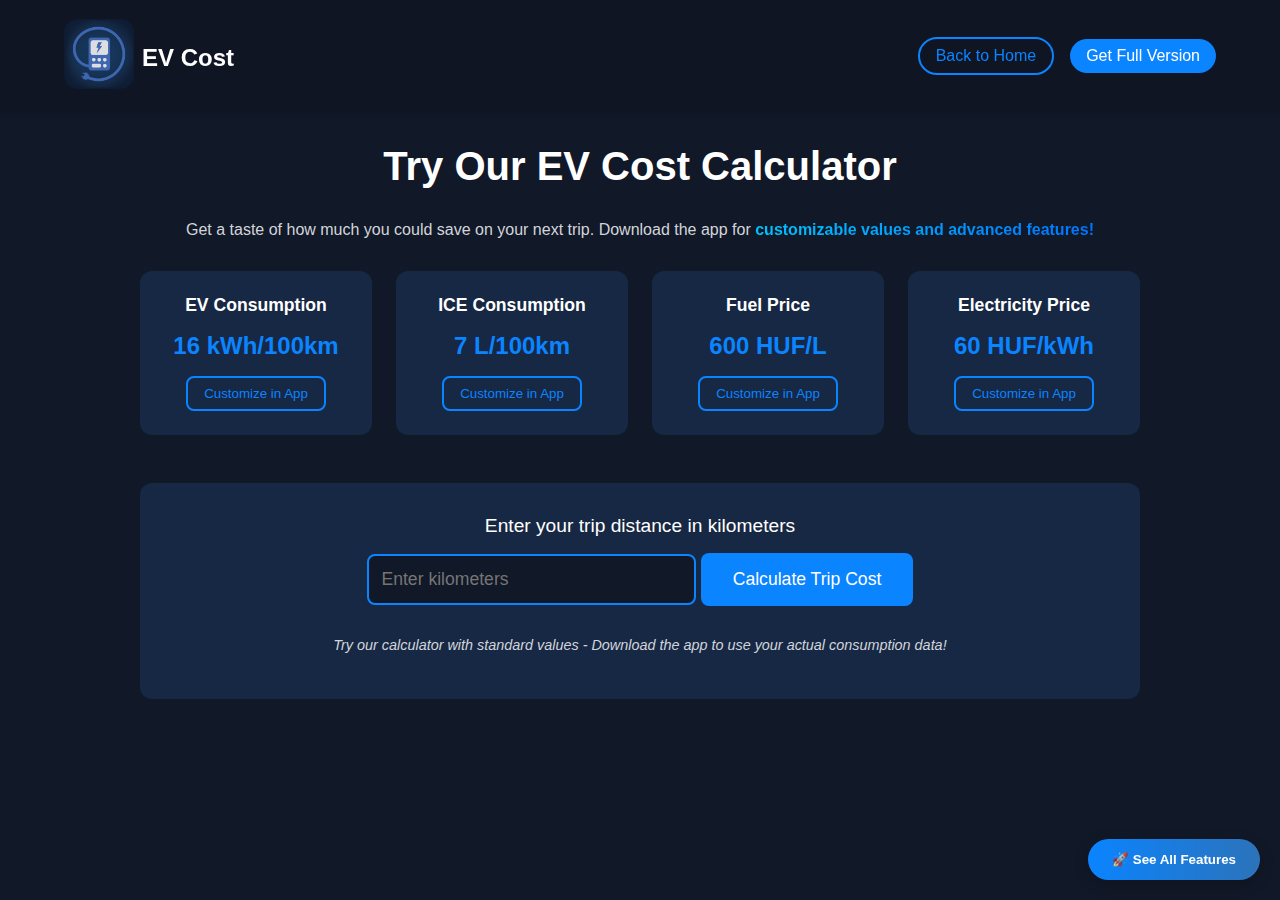
<file: Ev cost Website/calculator/index.html>
<!DOCTYPE html>
<html lang="en" class="dark">
<head>
    <meta charset="UTF-8">
    <meta name="viewport" content="width=device-width, initial-scale=1.0">
    <title>EV Cost Calculator Preview</title>
    <link rel="stylesheet" href="style.css">
</head>
<body>
    <header class="sticky-header">
        <nav class="container">
            <div class="logo-container">
                <div class="logo"><img src="../img/screenshots/icon/hope-1024 copy.png" id="logoimg" alt="EV Cost Logo"></div>
                <h1 class="site-title"><a href="../index.html" id="headera">EV Cost</a></h1>
            </div>
            <div class="nav-actions">
                <a href="../index.html" class="back-button">Back to Home</a>
                <a href="https://apps.apple.com/us/app/ev-cost/id6738306455" target="_blank" class="download-button pulse">Get Full Version</a>
            </div>
        </nav>
    </header>

    <main class="calculator-container">
        <button class="preview-features-btn" id="showFeaturesBtn">
            🚀 See All Features
        </button>

        <h1>Try Our EV Cost Calculator</h1>
        <p class="calculator-intro">Get a taste of how much you could save on your next trip. Download the app for <span class="gradient-text-small">customizable values and advanced features!</span></p>

        <div class="assumptions-grid">
            <div class="assumption-card">
                <h3>EV Consumption</h3>
                <p class="value">16 kWh/100km</p>
                <button class="change-value-btn">Customize in App</button>
            </div>
            <div class="assumption-card">
                <h3>ICE Consumption</h3>
                <p class="value">7 L/100km</p>
                <button class="change-value-btn">Customize in App</button>
            </div>
            <div class="assumption-card">
                <h3>Fuel Price</h3>
                <p class="value">600 HUF/L</p>
                <button class="change-value-btn">Customize in App</button>
            </div>
            <div class="assumption-card">
                <h3>Electricity Price</h3>
                <p class="value">60 HUF/kWh</p>
                <button class="change-value-btn">Customize in App</button>
            </div>
        </div>

        <div class="input-section">
            <label for="kilometers">Enter your trip distance in kilometers</label>
            <input type="number" id="kilometers" placeholder="Enter kilometers" min="0">
            <button id="calculate-btn">Calculate Trip Cost</button>
            <p class="input-hint">Try our calculator with standard values - Download the app to use your actual consumption data!</p>
        </div>

        <div class="results" style="display: none;">
            <div class="results-grid">
                <div class="result-card ev-cost">
                    <h3>EV Trip Cost</h3>
                    <p class="cost">0 HUF</p>
                </div>
                <div class="result-card ice-cost">
                    <h3>ICE Trip Cost</h3>
                    <p class="cost">0 HUF</p>
                </div>
                <div class="result-card savings">
                    <h3>Trip Savings with EV</h3>
                    <p class="cost savings-amount">0 HUF</p>
                </div>
            </div>
            <div class="app-promo">
                <div class="premium-badge">Advanced Features</div>
                <h3 class="gradient-text">The App Does Way More!</h3>
                <ul class="feature-list">
                    <li class="premium-feature">📊 Beautiful chart view of your trips</li>
                    <li class="premium-feature">🌍 CO2 emission comparison</li>
                    <li class="premium-feature">💶 Switch between EUR and HUF</li>
                    <li class="premium-feature">📱 Haptic feedback for better experience</li>
                    <li class="premium-feature">📈 Track your savings over time</li>
                    <li class="premium-feature">✨ And many more features coming soon!</li>
                </ul>
                <div class="download-prompt">
                    <p class="premium-text">Get all these features for FREE!</p>
                    <a href="https://apps.apple.com/us/app/ev-cost/id6738306455" target="_blank" class="download-button pulse">Download Full Version</a>
                </div>
            </div>
        </div>
    </main>

    <div class="modal" id="changeValueModal">
        <div class="modal-content">
            <h2>Unlock Full Customization!</h2>
            <p>The app version allows you to:</p>
            <ul class="modal-features">
                <li>✓ Set custom consumption values</li>
                <li>✓ Update fuel prices in real-time</li>
                <li>✓ Save different vehicle profiles</li>
                <li>✓ Track your savings history</li>
            </ul>
            <div class="modal-buttons">
                <button class="close-modal">Maybe Later</button>
                <a href="https://apps.apple.com/us/app/ev-cost/id6738306455" target="_blank" class="download-button">Download Now</a>
            </div>
        </div>
    </div>

    <div class="modal" id="featuresModal">
        <div class="modal-content features-modal">
            <h2 class="gradient-text">Advanced Features in App</h2>
            <ul class="modal-features premium-features-list">
                <li class="premium-feature">📊 Beautiful chart view of your trips</li>
                <li class="premium-feature">🌍 CO2 emission comparison</li>
                <li class="premium-feature">💶 Switch between EUR and HUF</li>
                <li class="premium-feature">📱 Haptic feedback for better experience</li>
                <li class="premium-feature">📈 Track your savings over time</li>
                <li class="premium-feature">✨ And many more features coming soon!</li>
            </ul>
            <div class="modal-buttons">
                <button class="close-modal">Close</button>
                <a href="https://apps.apple.com/us/app/ev-cost/id6738306455" target="_blank" class="download-button pulse">Get Full Version</a>
            </div>
        </div>
    </div>

    <script src="script.js"></script>
</body>
</html>
</file>
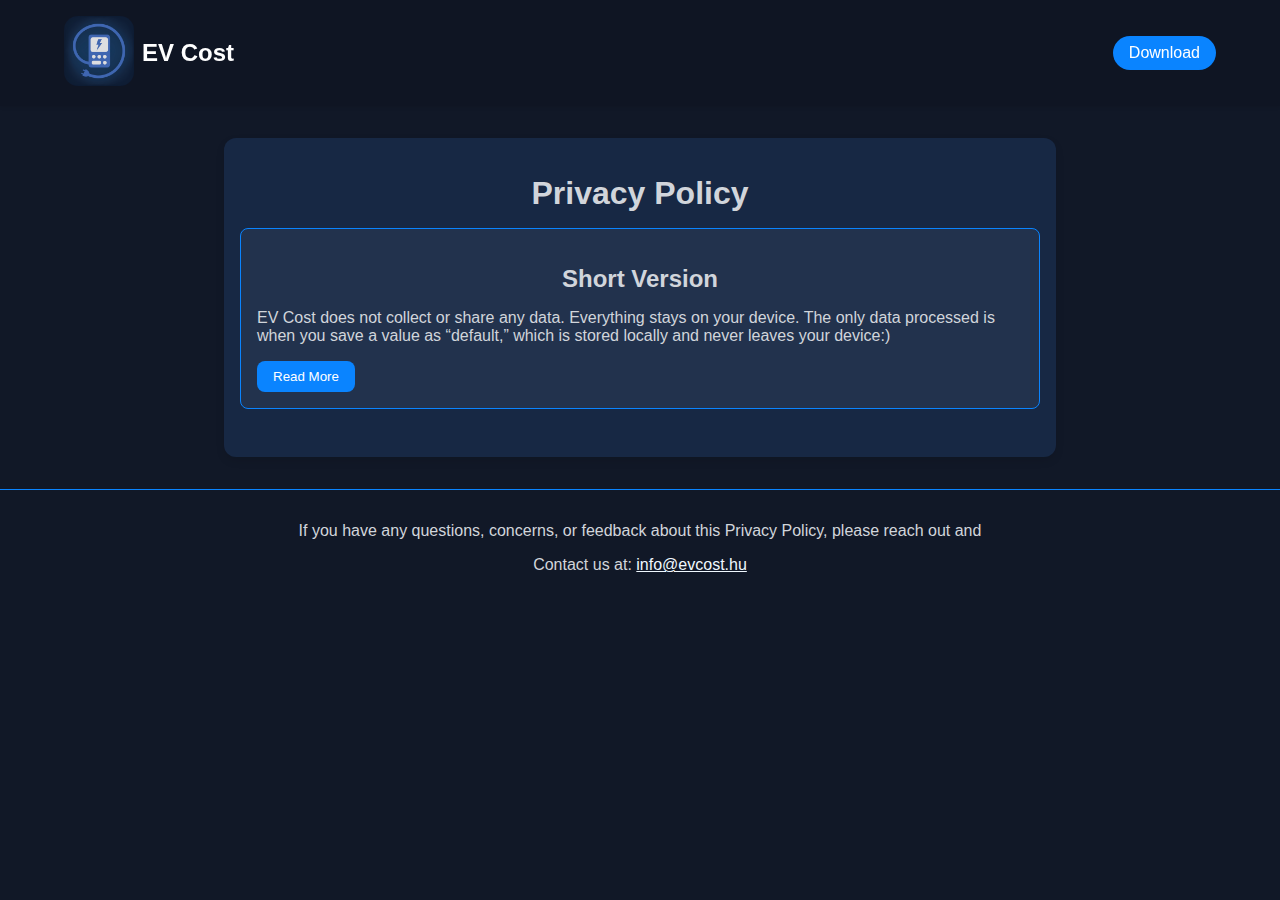
<file: Ev cost Website/privacy/index.html>
<!DOCTYPE html>
<html lang="en" class="dark">
<head>
    <meta charset="UTF-8">
    <meta name="viewport" content="width=device-width, initial-scale=1.0">
    <title>Privacy Policy</title>
    <link rel="stylesheet" href="style.css">
</head>
<body>
    <header class="sticky-header">
        <nav class="container">
          <div class="logo-container">
            <div class="logo"><img src="../img/screenshots/icon/hope-1024 copy.png" id="logoimg" alt="EV Cost Logo"></div>
            <h1 class="site-title"><a href="../index.html" id="headera">EV Cost</a></h1>
          </div>
          <div class="nav-actions">
            <a href="https://apps.apple.com/us/app/ev-cost/id6738306455" target="_blank" class="download-button">Download</a>
          </div>
        </nav>
      </header>

    <main class="privacy-container">
        <h1>Privacy Policy</h1>
        <div class="short-version">
            <h2>Short Version</h2>
            <p>EV Cost does not collect or share any data. Everything stays on your device. The only data processed is when you save a value as “default,” which is stored locally and never leaves your device:)</p>
            <button id="showLongVersion">Read More</button>
        </div>

        <div class="long-version" id="longVersion" style="display: none;">
            <h2>Long Version</h2>
            <h2>Privacy Policy for EV Cost</h2>
            <p><strong>Effective Date:</strong> 2025.01.13 (policy is prone to change)</p>
            <hr>
            
            <h4>Introduction</h4>
            <p>This Privacy Policy provides an in-depth explanation of how EV Cost ("the App") manages user data. At EV Cost, we prioritize your privacy and ensure that no data is collected, shared, or processed beyond what is strictly necessary for the App's functionality. This document outlines our commitment to privacy, describing how user preferences are managed and stored locally on your device.</p>
            <hr>
            
            <h4>Scope of Data Handling</h4>
            <p><strong>No Data Collection:</strong> EV Cost does not collect, track, or transmit any data from its users. The App operates entirely offline, and no information is sent to external servers, third-party services, or analytics platforms.</p>
            <p><strong>Local Data Processing Only:</strong> The App processes a minimal amount of data, strictly limited to enhancing user experience. Specifically: 
                <ul>
                    <li>User preferences, such as saved default values, are stored locally on the user’s device.</li>
                    <li>This storage enables the App to remember user settings and improve usability without requiring re-entry of information during subsequent sessions.</li>
                </ul>
            This data is neither shared with third parties nor accessible outside of the device.</p>
            <hr>
            
            <h4>How Data Is Stored Locally</h4>
            <p>The App uses local storage mechanisms provided by the iOS operating system to save user preferences. This ensures the data remains confined to the device, offering a secure and private experience.</p>
            <p><strong>Key Characteristics of Local Storage:</strong></p>
            <ul>
                <li><strong>Device-Confined:</strong> All saved preferences are tied to the user’s device and cannot be accessed externally.</li>
                <li><strong>Persistence:</strong> User preferences remain available across App sessions for convenience but can be reset or deleted by the user at any time.</li>
                <li><strong>Security:</strong> Data stored locally is protected by the inherent security measures of the iOS ecosystem, such as encryption and user authentication.</li>
            </ul>
            <hr>
            
            <h4>Privacy by Design</h4>
            <p>EV Cost is built with privacy as a core principle. Our design philosophy includes:</p>
            <ul>
                <li><strong>Minimal Data Handling:</strong> The App processes only what is essential for its functionality.</li>
                <li><strong>No External Communication:</strong> The App does not connect to the internet for data transmission.</li>
                <li><strong>Transparency and User Control:</strong> Users have full control over their locally stored data. Deleting the App removes all associated data.</li>
            </ul>
            <hr>
            
            <h4>Third-Party Services</h4>
            <p>EV Cost does not integrate with any third-party services, analytics tools, or advertising platforms. Your data remains entirely within the App, and no external entities are involved in its processing.</p>
            <hr>
            
            <h4>Security</h4>
            <p><strong>Reliance on iOS Security Measures:</strong> The App leverages Apple’s secure environment to safeguard user preferences stored on the device. Key protections include:</p>
            <ul>
                <li><strong>Encryption:</strong> Data saved locally is encrypted and accessible only within the App.</li>
                <li><strong>Access Control:</strong> The App does not permit external access to stored preferences.</li>
            </ul>
            <p>Since EV Cost does not transmit or share data, risks associated with external breaches are entirely mitigated.</p>
            <hr>
            
            <h4>User Control and Data Retention</h4>
            <p><strong>Control Over Preferences:</strong> Users have complete control over their locally stored preferences. This includes:</p>
            <ul>
                <li><strong>Saving Default Values:</strong> Users can save default preferences for convenience.</li>
                <li><strong>Resetting Data:</strong> All locally stored preferences can be reset by uninstalling the App, which removes all associated data.</li>
            </ul>
            <p><strong>Data Retention Policy:</strong> Preferences saved locally are retained indefinitely for user convenience unless:</p>
            <ul>
                <li>The user deletes the data manually (if the App provides a reset option).</li>
                <li>The App is uninstalled, which clears all locally stored information.</li>
            </ul>
            <hr>
            
            <h4>Updates to This Privacy Policy</h4>
            <p>We may update this Privacy Policy to reflect changes in the App or compliance with evolving legal standards. Any updates will be made available within the App or its associated website/documentation. Users are encouraged to review the Privacy Policy periodically for any updates.</p>
            <hr>
            <button id="hideLongVersion">Show Less</button>
        </div>
    </main>

    <footer>
        <div class="container">
            <p>If you have any questions, concerns, or feedback about this Privacy Policy, please reach out and</p>
            <p>Contact us at: <a href="mailto: info@evcost.hu" style="color: aliceblue;">info@evcost.hu</a></p>
        </div>
    </footer>

    <script src="script.js"></script>
</body>
</html>
</file>
<file: Ev cost Website/calculator/style.css>
/* Import root variables */
:root {
    --blue: rgb(10, 132, 255);
    --white: #ffffff;
    --gray: #f3f4f6;
    --light-gray: #e5e7eb;
    --dark-gray: #1f2937;
    --dark-mode-bg: #111827;
    --dark-mode-card: #172844;
    --dark-mode-light-text: #d1d5db;
    --darkerblue: rgb(44, 115, 186);
    --success-green: #10B981;
}

/* Inherit main styles */
body {
    font-family: 'Arial', sans-serif;
    margin: 0;
    padding: 0;
    background: var(--dark-mode-bg);
    color: var(--white);
}

/* Calculator specific styles */
.calculator-container {
    max-width: 1000px;
    margin: 2rem auto;
    padding: 0 1rem;
}

.calculator-intro {
    text-align: center;
    margin-bottom: 2rem;
    color: var(--dark-mode-light-text);
}

.assumptions-grid {
    display: grid;
    grid-template-columns: repeat(auto-fit, minmax(200px, 1fr));
    gap: 1.5rem;
    margin-bottom: 3rem;
}

.assumption-card {
    background: var(--dark-mode-card);
    padding: 1.5rem;
    border-radius: 12px;
    text-align: center;
}

.assumption-card h3 {
    margin: 0 0 1rem 0;
    font-size: 1.1rem;
}

.value {
    font-size: 1.5rem;
    font-weight: bold;
    color: var(--blue);
    margin: 1rem 0;
}

.change-value-btn {
    background: transparent;
    border: 2px solid var(--blue);
    color: var(--blue);
    padding: 0.5rem 1rem;
    border-radius: 8px;
    cursor: pointer;
    transition: all 0.2s ease;
}

.change-value-btn:hover {
    background: var(--blue);
    color: var(--white);
}

.input-section {
    background: var(--dark-mode-card);
    padding: 2rem;
    border-radius: 12px;
    text-align: center;
    margin-bottom: 2rem;
}

.input-section label {
    display: block;
    margin-bottom: 1rem;
    font-size: 1.2rem;
}

#kilometers {
    width: 100%;
    max-width: 300px;
    padding: 0.8rem;
    border: 2px solid var(--blue);
    border-radius: 8px;
    background: var(--dark-mode-bg);
    color: var(--white);
    font-size: 1.1rem;
    margin-bottom: 1rem;
}

#calculate-btn {
    background: var(--blue);
    color: var(--white);
    border: none;
    padding: 1rem 2rem;
    border-radius: 8px;
    font-size: 1.1rem;
    cursor: pointer;
    transition: transform 0.2s ease;
}

#calculate-btn:hover {
    transform: translateY(-2px);
}

.results {
    margin-top: 2rem;
}

.results-grid {
    display: grid;
    grid-template-columns: repeat(auto-fit, minmax(200px, 1fr));
    gap: 1.5rem;
}

.result-card {
    background: var(--dark-mode-card);
    padding: 1.5rem;
    border-radius: 12px;
    text-align: center;
}

.result-card h3 {
    margin: 0 0 1rem 0;
    font-size: 1.1rem;
    color: var(--dark-mode-light-text);
}

.cost {
    font-size: 1.8rem;
    font-weight: bold;
}

.savings-amount {
    color: var(--success-green);
}

/* Modal styles */
.modal {
    display: none;
    position: fixed;
    top: 0;
    left: 0;
    width: 100%;
    height: 100%;
    background: rgba(0, 0, 0, 0.7);
    z-index: 1000;
    align-items: center;
    justify-content: center;
}

.modal.active {
    display: flex;
}

.modal-content {
    background: var(--dark-mode-card);
    padding: 2rem;
    border-radius: 12px;
    max-width: 400px;
    width: 90%;
    text-align: center;
}

.modal-buttons {
    display: flex;
    gap: 1rem;
    justify-content: center;
    margin-top: 1.5rem;
}

.close-modal {
    background: transparent;
    border: 2px solid var(--blue);
    color: var(--blue);
    padding: 0.5rem 1.5rem;
    border-radius: 8px;
    cursor: pointer;
}

/* Mobile optimizations */
@media (max-width: 768px) {
    .assumptions-grid {
        grid-template-columns: 1fr;
    }
    
    .results-grid {
        grid-template-columns: 1fr;
    }

    /* Adjust input field */
    #kilometers {
        max-width: 250px;
        padding: 0.6rem;
        font-size: 0.95rem;
    }

    /* Adjust calculate button */
    #calculate-btn {
        padding: 0.8rem 1.5rem;
        font-size: 0.95rem;
    }

    /* Adjust assumption cards buttons */
    .change-value-btn {
        padding: 0.4rem 0.8rem;
        font-size: 0.9rem;
    }

    /* Adjust input section */
    .input-section label {
        font-size: 1.1rem;
    }

    .input-section {
        padding: 1.2rem;
    }

    .input-hint {
        font-size: 0.85rem;
    }

    .modal-content {
        width: 85%;
        margin: 0 1rem;
        padding: 1.2rem;
    }

    .features-modal {
        max-width: 85%;
    }

    .modal-features li {
        font-size: 0.95rem;
        padding: 0.6rem 0.8rem;
    }

    .modal-buttons {
        gap: 0.8rem;
    }

    .modal-buttons .download-button,
    .modal-buttons .close-modal {
        padding: 0.6rem 1rem;
        font-size: 0.9rem;
    }
}

/* Even smaller screens */
@media (max-width: 360px) {
    #kilometers {
        max-width: 220px;
        padding: 0.5rem;
    }

    #calculate-btn {
        padding: 0.7rem 1.2rem;
    }

    .modal-content {
        width: 80%;
        margin: 0 0.8rem;
    }
}

/* Header styles */
.sticky-header {
    position: sticky;
    top: 0;
    z-index: 10;
    background: rgba(15, 21, 35, 0.9);
    box-shadow: 0 1px 4px rgba(0, 0, 0, 0.1);
    backdrop-filter: blur(10px);
}

.container {
    width: 90%;
    max-width: 1200px;
    margin: 0 auto;
}

nav {
    display: flex;
    justify-content: space-between;
    align-items: center;
    padding: 1rem 0;
}

.logo-container {
    display: flex;
    align-items: center;
    gap: 0.5rem;
}

#logoimg {
    width: 70px;
    border-radius: 14px;
}

.site-title a {
    color: var(--white);
    text-decoration: none;
    font-size: 1.5rem;
    font-weight: bold;
}

/* Navigation buttons */
.nav-actions {
    display: flex;
    align-items: center;
    gap: 1rem;
}

.back-button {
    background: transparent;
    border: 2px solid var(--blue);
    color: var(--blue);
    padding: 0.5rem 1rem;
    border-radius: 9999px;
    text-decoration: none;
    font-weight: 500;
    transition: all 0.2s ease;
}

.back-button:hover {
    background: var(--blue);
    color: var(--white);
}

.download-button {
    background: var(--blue);
    color: var(--white);
    padding: 0.5rem 1rem;
    border-radius: 9999px;
    text-decoration: none;
    font-weight: 500;
    transition: all 0.2s ease;
}

.download-button:hover {
    background: rgb(0, 112, 245);
}

/* Calculator title */
.calculator-container h1 {
    text-align: center;
    margin: 2rem 0;
    font-size: 2.5rem;
}

/* Improve input field */
#kilometers {
    appearance: none;
    -moz-appearance: textfield;
}

#kilometers::-webkit-outer-spin-button,
#kilometers::-webkit-inner-spin-button {
    -webkit-appearance: none;
    margin: 0;
}

/* Modal button improvements */
.modal-buttons .download-button {
    padding: 0.8rem 1.5rem;
    font-weight: bold;
}

.close-modal {
    padding: 0.8rem 1.5rem;
    transition: all 0.2s ease;
}

.close-modal:hover {
    background: var(--blue);
    color: var(--white);
}

/* Light mode support */
body.light .sticky-header {
    background: rgba(255, 255, 255, 0.9);
}

body.light .site-title a {
    color: var(--dark-gray);
}

/* Preview Banner */
.preview-features-btn {
    position: fixed;
    bottom: 20px;
    right: 20px;
    background: linear-gradient(90deg, var(--blue), var(--darkerblue));
    color: var(--white);
    padding: 0.8rem 1.5rem;
    border-radius: 50px;
    font-weight: bold;
    border: none;
    cursor: pointer;
    box-shadow: 0 4px 15px rgba(0, 0, 0, 0.2);
    z-index: 100;
    transition: transform 0.2s ease;
    animation: float 3s ease-in-out infinite;
}

.preview-features-btn:hover {
    transform: translateY(-2px);
}

@keyframes float {
    0%, 100% { transform: translateY(0); }
    50% { transform: translateY(-5px); }
}

/* Add styles for the features modal */
.features-modal {
    max-width: 500px;
}

.premium-features-list {
    margin: 2rem 0;
}

/* Mobile adjustments */
@media (max-width: 768px) {
    .preview-features-btn {
        bottom: 15px;
        right: 15px;
        padding: 0.7rem 1.2rem;
        font-size: 0.9rem;
    }
}

/* Input hint */
.input-hint {
    color: var(--dark-mode-light-text);
    font-size: 0.9rem;
    margin-top: 1rem;
    font-style: italic;
}

/* App Promo Section */
.app-promo {
    background: var(--dark-mode-card);
    padding: 2rem;
    border-radius: 12px;
    margin-top: 2rem;
    text-align: center;
    border: 2px solid var(--blue);
}

.app-promo h3 {
    color: var(--white);
    margin-bottom: 1.5rem;
}

.feature-list {
    list-style: none;
    padding: 0;
    margin: 0 0 2rem 0;
    display: grid;
    gap: 1rem;
}

.feature-list li {
    color: var(--dark-mode-light-text);
}

/* Modal Features List */
.modal-features {
    list-style: none;
    padding: 0;
    margin: 1.5rem 0;
    text-align: left;
}

.modal-features li {
    margin: 0.8rem 0;
    color: var(--dark-mode-light-text);
}

/* Pulse animation for download buttons */
.download-button.pulse {
    animation: buttonPulse 2s infinite;
}

@keyframes buttonPulse {
    0% {
        transform: scale(1);
        box-shadow: 0 0 0 0 rgba(10, 132, 255, 0.4);
    }
    70% {
        transform: scale(1.05);
        box-shadow: 0 0 0 15px rgba(10, 132, 255, 0);
    }
    100% {
        transform: scale(1);
        box-shadow: 0 0 0 0 rgba(10, 132, 255, 0);
    }
}

/* Light mode adjustments */
body.light .app-promo {
    background: var(--white);
    border-color: var(--blue);
}

body.light .app-promo h3 {
    color: var(--dark-gray);
}

body.light .feature-list li,
body.light .modal-features li {
    color: var(--dark-gray);
}

/* Mobile optimizations */
@media (max-width: 768px) {
    .preview-banner {
        border-radius: 0;
        margin: -1rem -1rem 2rem -1rem;
    }
    
    .app-promo {
        padding: 1.5rem;
    }
    
    .feature-list {
        grid-template-columns: 1fr;
    }
}

/* Add these new styles for enhanced app promotion */

.premium-badge {
    background: linear-gradient(135deg, #00c6ff, #0072ff);
    color: white;
    padding: 0.4rem 1.2rem;
    border-radius: 20px;
    font-weight: bold;
    display: inline-block;
    margin-bottom: 0.8rem;
    font-size: 0.9rem;
    box-shadow: 0 4px 15px rgba(0, 198, 255, 0.3);
}

.premium-feature {
    background: linear-gradient(90deg, rgba(10, 132, 255, 0.1), transparent);
    padding: 0.7rem 1rem;
    border-radius: 8px;
    margin-bottom: 0.6rem;
    transition: transform 0.2s ease;
    font-size: 1rem;
}

.premium-feature:hover {
    transform: translateX(5px);
}

.download-prompt {
    background: linear-gradient(135deg, rgba(10, 132, 255, 0.1), transparent);
    padding: 1.2rem;
    border-radius: 12px;
    margin-top: 1.5rem;
}

.premium-text {
    font-size: 1.1rem;
    font-weight: bold;
    color: var(--blue);
    margin-bottom: 0.8rem;
    text-transform: uppercase;
    letter-spacing: 1px;
}

.app-promo {
    position: relative;
    overflow: hidden;
}

.app-promo::before {
    content: '';
    position: absolute;
    top: 0;
    right: 0;
    width: 100px;
    height: 100px;
    background: linear-gradient(135deg, transparent, rgba(10, 132, 255, 0.1));
    border-radius: 0 0 0 100%;
}

/* Adjust for light mode */
body.light .premium-feature {
    background: linear-gradient(90deg, rgba(10, 132, 255, 0.15), transparent);
}

body.light .download-prompt {
    background: linear-gradient(135deg, rgba(10, 132, 255, 0.15), transparent);
}

/* Add this to your existing styles */
.gradient-text {
    background: linear-gradient(135deg, #00c6ff 0%, #0072ff 100%);
    -webkit-background-clip: text;
    background-clip: text;
    -webkit-text-fill-color: transparent;
    font-size: 1.6rem;
    font-weight: bold;
    margin-bottom: 1.2rem;
}

/* Update the premium feature styles to match the actual features */
.premium-feature {
    background: linear-gradient(90deg, rgba(10, 132, 255, 0.1), transparent);
    padding: 0.7rem 1rem;
    border-radius: 8px;
    margin-bottom: 0.6rem;
    transition: transform 0.2s ease;
    font-size: 1rem;
}

/* Add this to your existing gradient text styles */
.gradient-text-small {
    background: linear-gradient(135deg, #00c6ff 0%, #0072ff 100%);
    -webkit-background-clip: text;
    background-clip: text;
    -webkit-text-fill-color: transparent;
    font-weight: bold;
}

/* Update mobile padding adjustments */
@media (max-width: 768px) {
    .calculator-container {
        margin: 1rem auto;
        padding: 0 0.8rem;
    }

    .assumption-card {
        padding: 1.2rem;
    }

    .input-section {
        padding: 1.5rem;
    }

    .result-card {
        padding: 1.2rem;
    }

    .app-promo {
        padding: 1.5rem;
    }

    .premium-feature {
        padding: 0.6rem 0.8rem;
        font-size: 0.95rem;
    }

    .download-prompt {
        padding: 1.2rem;
        margin-top: 1.5rem;
    }

    .modal-content {
        padding: 1.5rem;
    }

    .feature-list {
        gap: 0.8rem;
    }
}

/* Update the mobile header styles */
@media (max-width: 768px) {
    .container {
        width: 85%; /* Increase side margins */
    }

    .sticky-header {
        padding: 0.5rem 0;
    }

    .nav-actions {
        gap: 0.6rem; /* Reduce gap between buttons */
    }

    /* Adjust button sizes */
    .back-button, 
    .download-button {
        padding: 0.4rem 0.8rem;
        font-size: 0.9rem;
    }

    /* Adjust logo and title */
    #logoimg {
        width: 40px;
    }

    .site-title a {
        font-size: 1.2rem;
    }

    /* Adjust calculator container padding */
    .calculator-container {
        margin: 1rem auto;
        padding: 0 1.5rem; /* Increase side padding */
    }
}

/* Adjust for very small screens */
@media (max-width: 360px) {
    .container {
        width: 90%;
    }

    .nav-actions {
        gap: 0.4rem;
    }

    .back-button, 
    .download-button {
        padding: 0.3rem 0.6rem;
        font-size: 0.85rem;
    }
}

/* Add these light mode styles */
body.light {
  background: var(--gray);
  color: var(--dark-gray);
}

body.light .calculator-intro {
  color: var(--dark-gray);
}

body.light .gradient-text-small {
  background: linear-gradient(135deg, #0072ff 0%, #00c6ff 100%);
  -webkit-background-clip: text;
  background-clip: text;
  -webkit-text-fill-color: transparent;
}

body.light .assumption-card {
  background: var(--white);
  box-shadow: 0 2px 8px rgba(0, 0, 0, 0.05);
}

body.light .input-section {
  background: var(--white);
}

body.light .result-card {
  background: var(--white);
}

body.light #kilometers {
  background: var(--gray);
  color: var(--dark-gray);
}

body.light .input-hint {
  color: var(--dark-gray);
}

/* Add these light mode styles for modal */
body.light .modal-content {
    background: var(--white);
    color: var(--dark-gray);
}

body.light .modal-features li {
    color: var(--dark-gray);
}

body.light .features-modal .premium-feature {
    background: linear-gradient(90deg, rgba(10, 132, 255, 0.15), transparent);
    color: var(--dark-gray);
}
</file>
<file: Ev cost Website/privacy/style.css>
:root {
    --blue: rgb(10, 132, 255);
    --white: #ffffff;
    --gray: #f3f4f6;
    --light-gray: #e5e7eb;
    --dark-gray: #1f2937;
    --dark-mode-bg: #111827;
    --dark-mode-card: #172844;
    --dark-mode-light-text: #d1d5db;
    --darkerblue: rgb(44, 115, 186);
  }

  .container {
    width: 90%;
    max-width: 1200px;
    margin: 0 auto;
  }
  #headera {
    font-size: 1.5rem;
    font-weight: bold;
    color: white;
    text-decoration: none;
}

#headera {
    font-size: 1.5rem;
    font-weight: bold;
    color: white;
    text-decoration: none;
}

.try-button:hover {
    background: var(--blue);
    color: var(--white);
    transform: translateY(-2px);
  }

  /* Update mobile styles for the try button */
  @media (max-width: 768px) {
    .try-button {
        padding: 0.4rem 0.8rem;
        font-size: 0.9rem;
    }
  }

  .try-button {
    background: transparent;
    border: 2px solid var(--blue);
    color: var(--blue);
    padding: 0.5rem 1rem;
    border-radius: 9999px;
    font-weight: 500;
    text-decoration: none;
    transition: all 0.2s ease;
  }
    /* Header */
    .sticky-header {
        position: sticky;
        top: 0;
        z-index: 10;
        background: rgba(15, 21, 35, 0.9);
        box-shadow: 0 1px 4px rgba(0, 0, 0, 0.1);
        backdrop-filter: blur(10px);
      }
      
      body.light .sticky-header {
        background: rgba(255, 255, 255, 0.9);
      }
      
      nav {
        display: flex;
        justify-content: space-between;
        align-items: center;
        padding: 1rem 0;
      }
      
      .logo-container {
        display: flex;
        align-items: center;
        gap: 0.5rem;
      }
      
      .site-title {
        font-size: 1.5rem;
        font-weight: bold;
      }
      
      .nav-actions {
        display: flex;
        align-items: center;
        gap: 1rem;
      }
      
      /* Dark Mode Toggle */
      #dark-mode-toggle {
        width: 40px;
        height: 40px;
        background: var(--dark-mode-card);
        border: none;
        border-radius: 50%;
        cursor: pointer;
        display: block;
      }
      
      body.light #dark-mode-toggle {
        background: var(--dark-mode-bg);
      }
      
      /* Download Button */
      .download-button {
        background: var(--blue);
        color: var(--white);
        padding: 0.5rem 1rem;
        border-radius: 9999px;
        font-weight: 500;
        text-decoration: none;
        transition: transform 0.3s ease;
        position: relative;
        overflow: visible;
      }
      
      .download-button:hover {
        background: rgb(0, 112, 245);
        transform: translateY(-2px);
        box-shadow: 0 4px 12px rgba(10, 132, 255, 0.3);
      }
      
  
  body {
    font-family: 'Arial', sans-serif;
    margin: 0;
    padding: 0;
    background: var(--dark-mode-bg);
    color: var(--white);
    scroll-behavior: smooth;
  }
  
  .privacy-container {
    max-width: 800px;
    margin: 2rem auto;
    padding: 1rem;
    background: var(--dark-mode-card);
    border-radius: 12px;
    color: var(--dark-mode-light-text);
    box-shadow: 0 4px 8px rgba(0, 0, 0, 0.1);
  }
  
  .privacy-container h1, .privacy-container h2 {
    text-align: center;
    margin-bottom: 1rem;
  }
  
  .short-version, .long-version {
    margin-bottom: 2rem;
    padding: 1rem;
    border: 1px solid var(--blue);
    border-radius: 8px;
    background: rgba(255, 255, 255, 0.05);
  }
  
  .short-version button, .long-version button {
    background: var(--blue);
    color: var(--white);
    padding: 0.5rem 1rem;
    border-radius: 8px;
    cursor: pointer;
    transition: background 0.3s, transform 0.3s;
    border: none;
  }
  
  .short-version button:hover, .long-version button:hover {
    background: rgb(0, 112, 245);
    transform: translateY(-2px);
  }
  
  footer {
    text-align: center;
    padding: 1rem;
    background: var(--dark-mode-bg);
    color: var(--dark-mode-light-text);
    border-top: 1px solid var(--blue);
  }
  
  .logo-container {
    display: flex;
    align-items: center;
    gap: 0.5rem;
  }
  
  #logoimg {
    width: 70px;
    border-radius: 14px;
  }
  
  .site-title {
    font-size: 1.5rem;
    font-weight: bold;
    color: var(--white);
    text-decoration: none;
  }
  
  .nav-actions {
    display: flex;
    align-items: center;
    gap: 1rem;
  }
  
  .back-button {
    background: transparent;
    border: 2px solid var(--blue);
    color: var(--blue);
    padding: 0.5rem 1rem;
    border-radius: 9999px;
    text-decoration: none;
    font-weight: 500;
    transition: all 0.2s ease;
  }
  
  .back-button:hover {
    background: var(--blue);
    color: var(--white);
  }
  
  .sticky-header {
    position: sticky;
    top: 0;
    z-index: 10;
    background: rgba(15, 21, 35, 0.9);
    box-shadow: 0 1px 4px rgba(0, 0, 0, 0.1);
    backdrop-filter: blur(10px);
  }
  
  body.light .sticky-header {
    background: rgba(255, 255, 255, 0.9);
  }
  
  body.light .site-title {
    color: var(--dark-gray);
  }
  
  body.light .privacy-container {
    background: var(--white);
    color: var(--dark-gray);
  }
  
  body.light .short-version, body.light .long-version {
    background: var(--light-gray);
  }
  
  body.light footer {
    background: var(--white);
    color: var(--dark-gray);
  }
  
  @media (max-width: 768px) {
    .privacy-container {
      padding: 0.5rem;
    }
  
    .short-version, .long-version {
      padding: 0.5rem;
    }
  
    .back-button {
      padding: 0.4rem 0.8rem;
      font-size: 0.9rem;
    }
  }
  
  /* Additional styles for fun and interactivity */
  .short-version::after {
    display: block;
    text-align: center;
    font-size: 2rem;
    margin-top: 1rem;
  }
  
  .long-version {
    display: none;
  }
  
  .long-version.active {
    display: block;
    animation: fadeIn 0.5s ease-in-out;
  }
  
  @keyframes fadeIn {
    from { opacity: 0; }
    to { opacity: 1; }
  }
</file>
